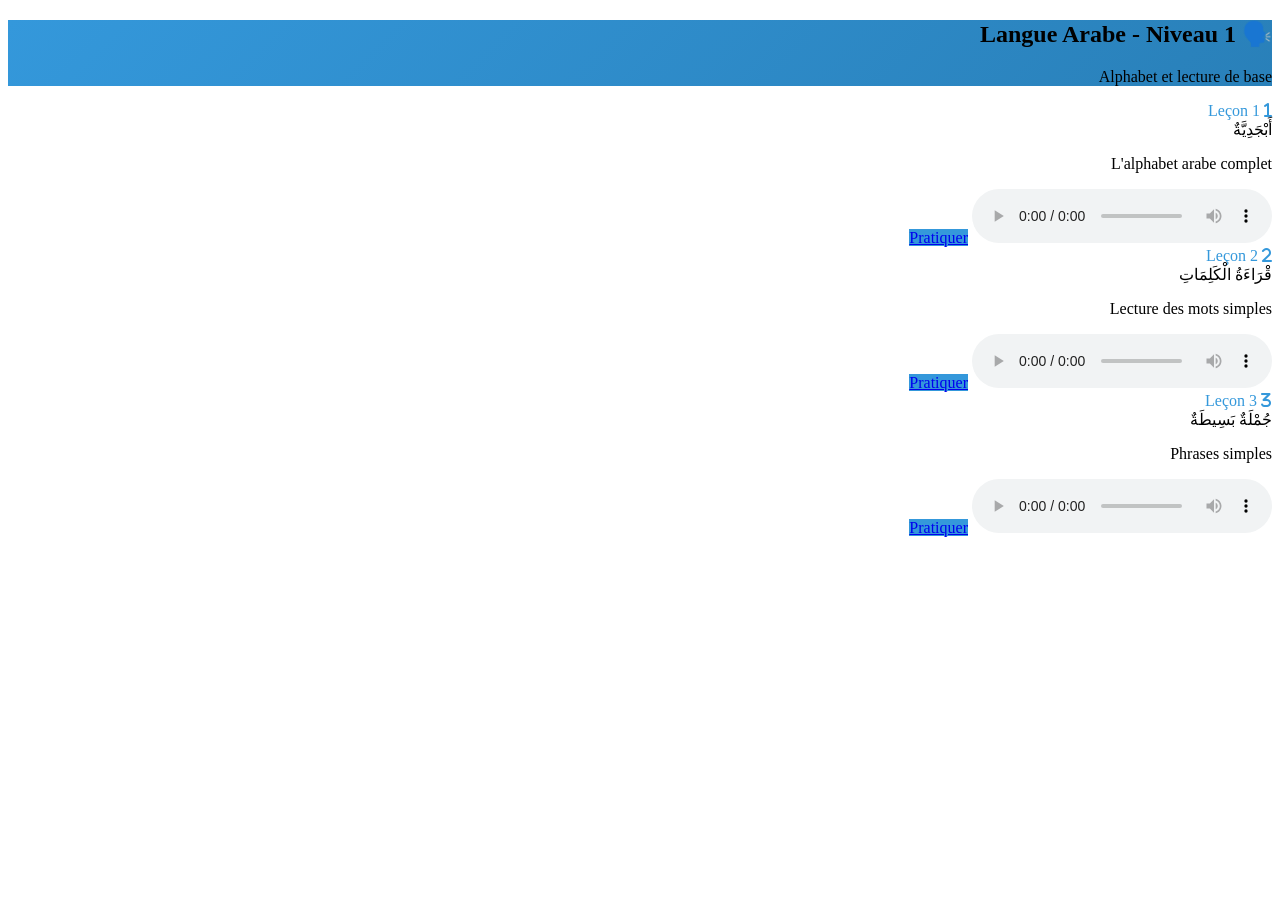
<file: arabic1.html>
<!DOCTYPE html>
<html lang="fr" dir="rtl">
<head>
<meta charset="UTF-8">
<meta name="viewport" content="width=device-width, initial-scale=1.0">
<title>Arabe Niveau 1 - Institut Arabe</title>
<link href="https://fonts.googleapis.com/css2?family=Cairo:wght@400;700&display=swap" rel="stylesheet">
<link rel="stylesheet" href="https://cdnjs.cloudflare.com/ajax/libs/font-awesome/6.0.0/css/all.min.css">
<style>/* Style identique mais couleur #3498db */</style>
</head>
<body>
<!-- Header + Breadcrumbs -->

<section class="hero-cours" style="background:linear-gradient(135deg,#3498db,#2980b9);">
<div class="container">
<h1>🗣️ Langue Arabe - Niveau 1</h1>
<p>Alphabet et lecture de base</p>
</div>
</section>

<section class="lecons">
<div class="container">
<div class="lecons-grid">
<div class="lecon-card">
<div class="lecon-title" style="color:#3498db;">
<i class="fas fa-1"></i> Leçon 1
</div>
<div class="arabe-text">أَبْجَدِيَّةٌ</div>
<p>L'alphabet arabe complet</p>
<audio class="audio-player" controls>...</audio>
<a href="#" class="btn" style="background:#3498db;">Pratiquer</a>
</div>

<div class="lecon-card">
<div class="lecon-title" style="color:#3498db;">
<i class="fas fa-2"></i> Leçon 2
</div>
<div class="arabe-text">قْرَاءَةُ الْكَلِمَاتِ</div>
<p>Lecture des mots simples</p>
<audio class="audio-player" controls>...</audio>
<a href="#" class="btn" style="background:#3498db;">Pratiquer</a>
</div>

<div class="lecon-card">
<div class="lecon-title" style="color:#3498db;">
<i class="fas fa-3"></i> Leçon 3
</div>
<div class="arabe-text">جُمْلَةٌ بَسِيطَةٌ</div>
<p>Phrases simples</p>
<audio class="audio-player" controls>...</audio>
<a href="#" class="btn" style="background:#3498db;">Pratiquer</a>
</div>
</div>
</div>
</section>
</body>
</html>
</file>
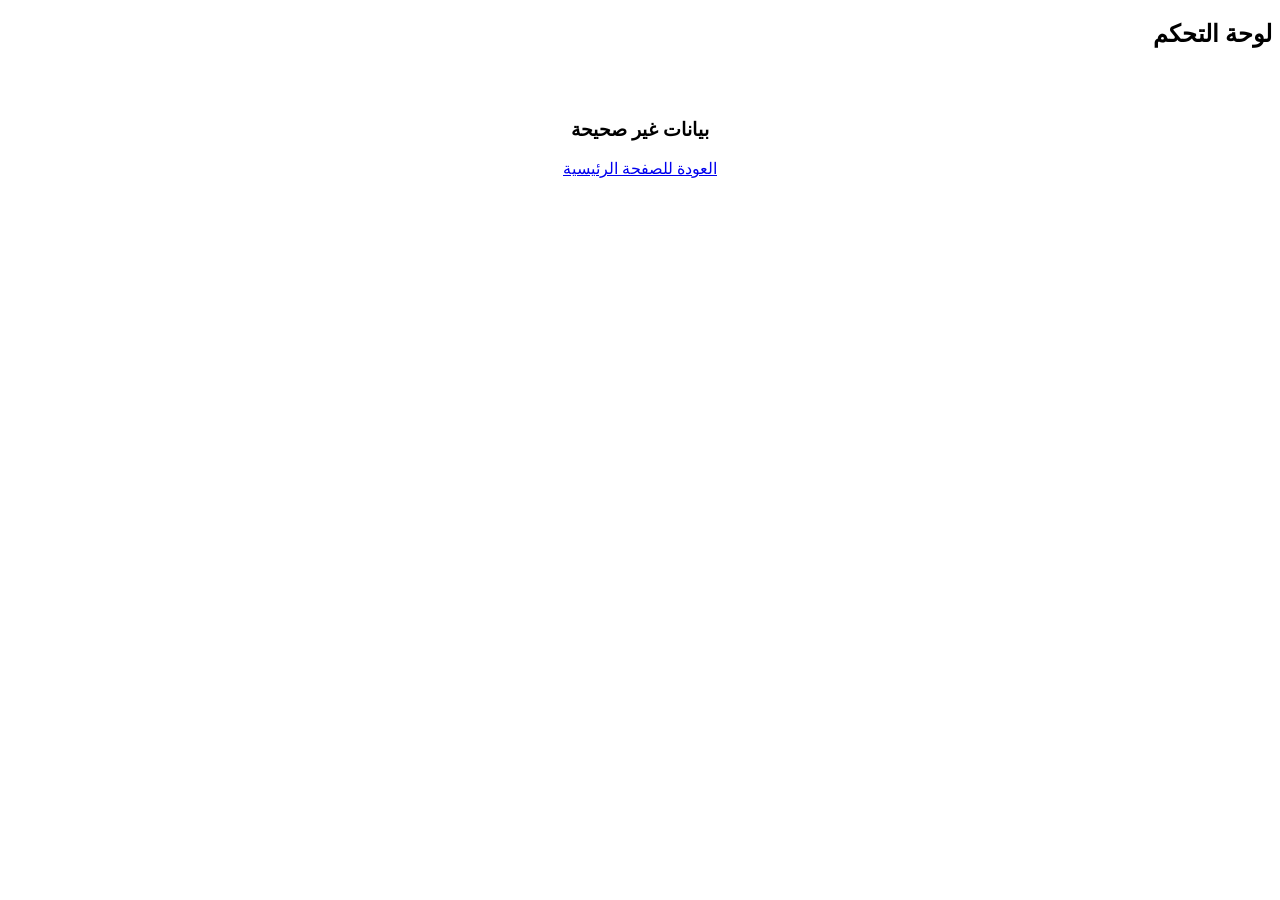
<file: client.html>
<!DOCTYPE html>
<html lang="fr" dir="rtl">
<head>
    <meta charset="UTF-8">
    <meta name="viewport" content="width=device-width, initial-scale=1.0">
    <title>Mon Compte - Institut Al-Quran</title>
</head>
<body>
    <!-- Bouton Accueil Fixe -->
    <a href="index.html" class="back-home"><i class="fas fa-home"></i></a>

    <section class="section">
        <h2 class="section-title">لوحة التحكم</h2>
        
        <div id="clientInfo" class="feature-card" style="max-width: 600px; margin: 0 auto;">
            <div style="display: flex; justify-content: space-between; align-items: center; margin-bottom: 2rem;">
                <h3>مرحباً بك</h3>
                <span id="niveauUser" style="background: #4CAF50; color: white; padding: 0.5rem 1rem; border-radius: 20px; font-weight: 600;"></span>
            </div>
            
            <div style="display: grid; grid-template-columns: repeat(auto-fit, minmax(200px, 1fr)); gap: 1rem; margin-bottom: 2rem;">
                <div><strong>الاسم:</strong> <span id="nomUser">-</span></div>
                <div><strong>البريد:</strong> <span id="emailUser">-</span></div>
                <div><strong>الهاتف:</strong> <span id="telUser">-</span></div>
                <div><strong>تاريخ التسجيل:</strong> <span id="dateUser">-</span></div>
            </div>
            
            <div style="text-align: center;">
                <h4>دوراتك المتاحة</h4>
                <div id="coursList" style="margin-top: 1rem;">
                    <!-- Cours chargés dynamiquement -->
                </div>
            </div>
        </div>
    </section>

    <script>
        const urlParams = new URLSearchParams(window.location.search);
        const clientId = urlParams.get('id');
        const clientData = JSON.parse(localStorage.getItem('clientData') || '{}');

        if (clientId && clientData.email === clientId) {
            // Charger infos client
            document.getElementById('nomUser').textContent = clientData.nom;
            document.getElementById('emailUser').textContent = clientData.email;
            document.getElementById('telUser').textContent = clientData.telephone;
            document.getElementById('dateUser').textContent = new Date(clientData.date).toLocaleDateString('ar');
            document.getElementById('niveauUser').textContent = `المستوى ${clientData.niveau}`;
            
            // Cours selon niveau
            const cours = {
                1: ['تجويد أساسي', 'تلاوة سور قصيرة', 'مخارج الحروف'],
                2: ['تجويد متقدم', 'حفظ السور المتوسطة', 'قواعد التجويد'],
                3: ['حفظ كامل', 'تفسير القرآن', 'تجويد احترافي']
            };
            
            const list = document.getElementById('coursList');
            cours[clientData.niveau].forEach(cours => {
                list.innerHTML += `<div style="background: #f8f9fa; padding: 1rem; border-radius: 10px; margin-bottom: 0.5rem; border-right: 4px solid #4CAF50;">
                    📚 ${cours}
                </div>`;
            });
        } else {
            document.getElementById('clientInfo').innerHTML = `
                <div style="text-align: center; padding: 2rem;">
                    <i class="fas fa-exclamation-triangle" style="font-size: 3rem; color: #ff6b35; margin-bottom: 1rem;"></i>
                    <h3>بيانات غير صحيحة</h3>
                    <a href="index.html" class="cta-button">العودة للصفحة الرئيسية</a>
                </div>
            `;
        }
    </script>
</body>
</html>
</file>
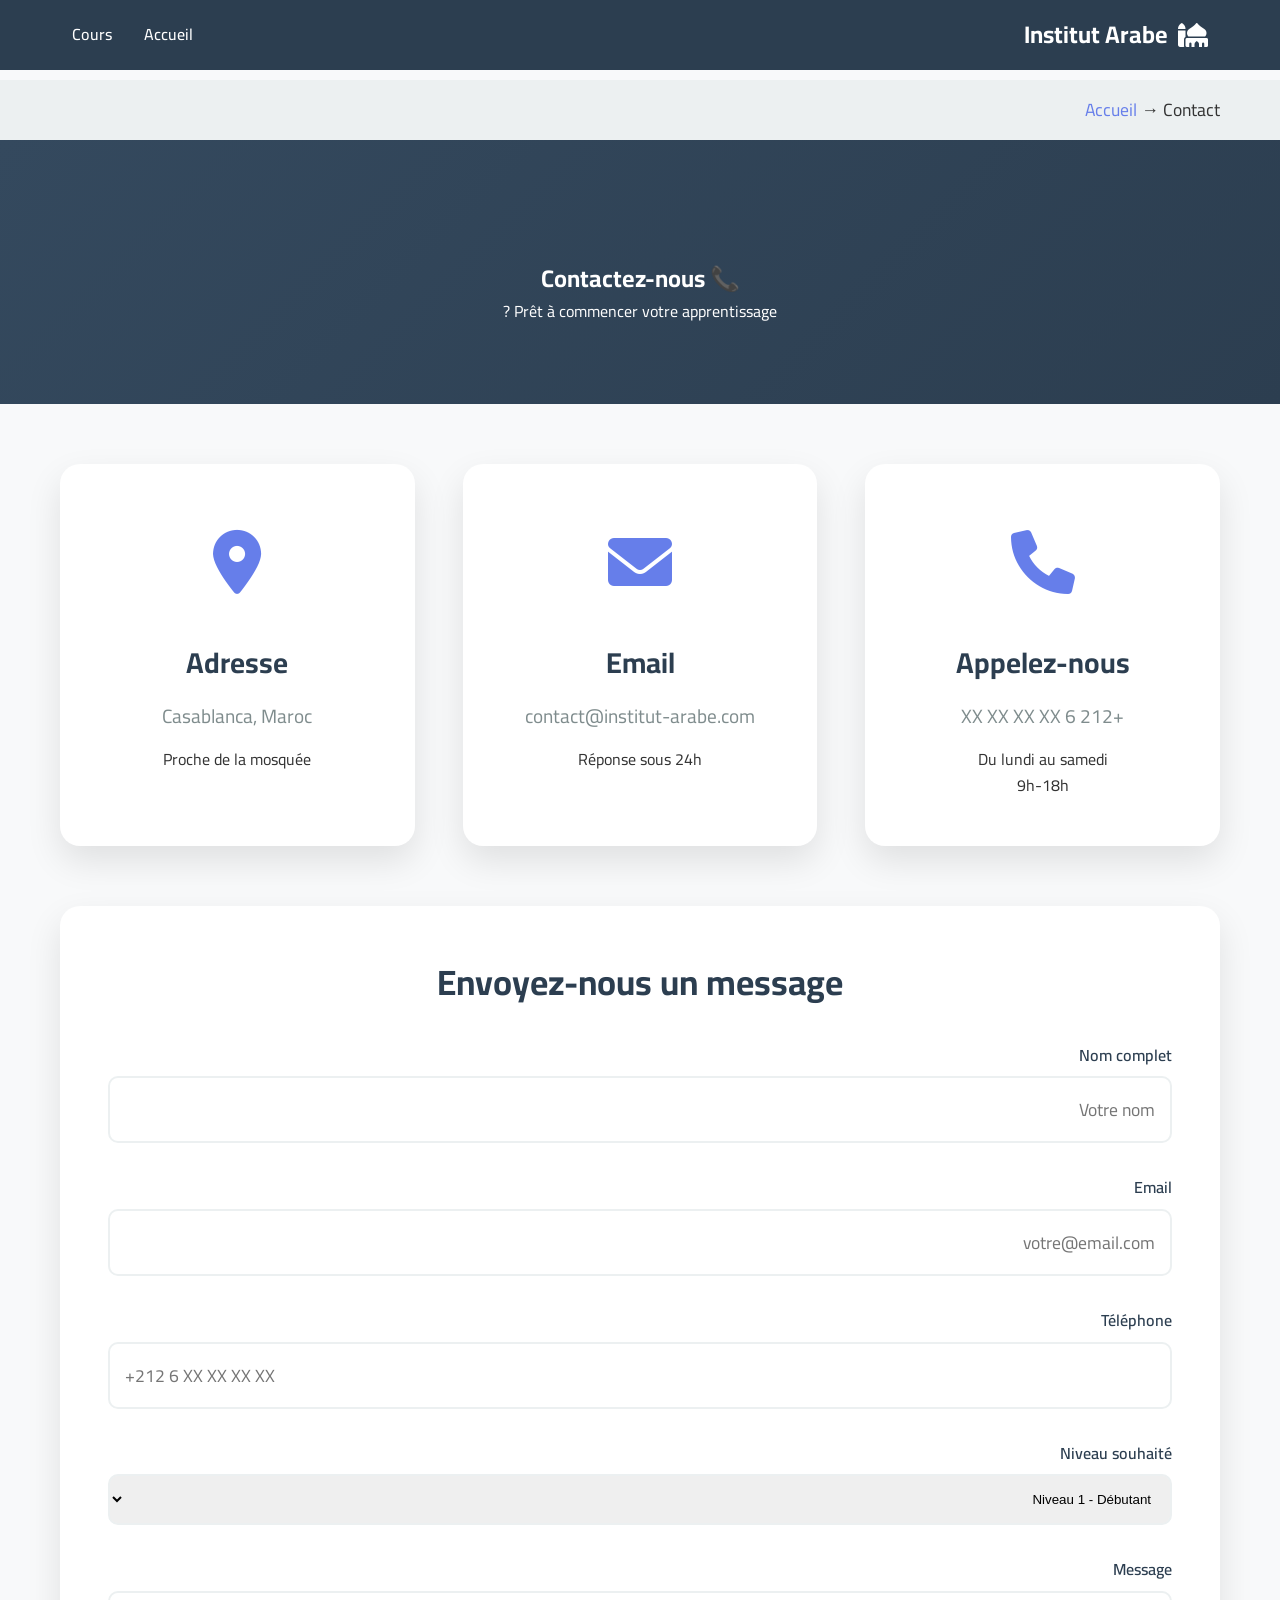
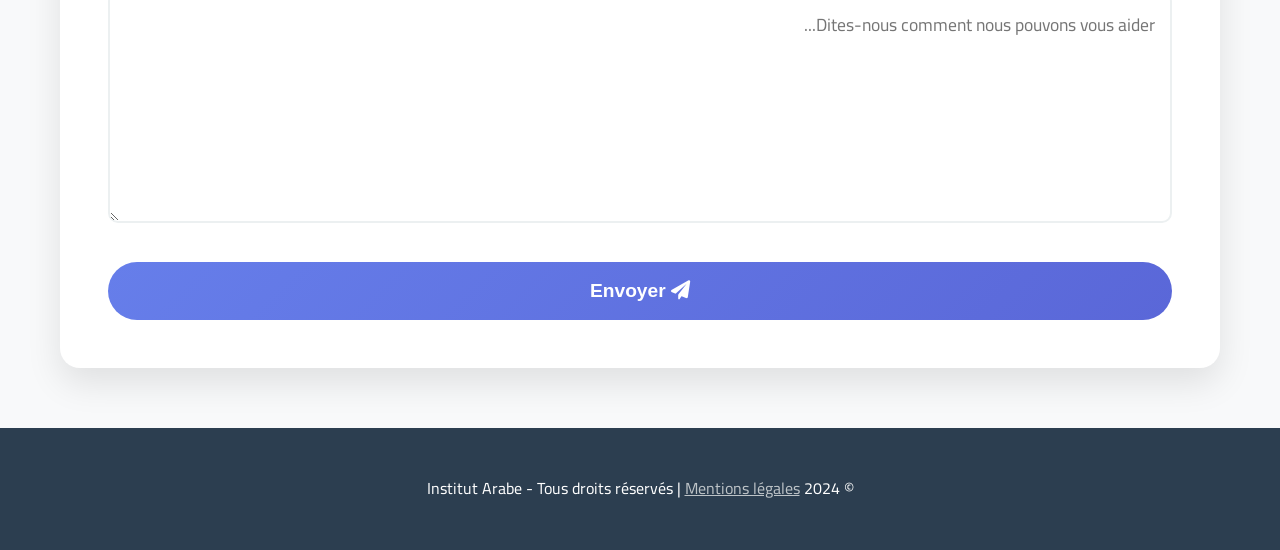
<file: contact.html>
<!DOCTYPE html>
<html lang="fr" dir="rtl">
<head>
<meta charset="UTF-8">
<meta name="viewport" content="width=device-width, initial-scale=1.0">
<title>Contact - Institut Arabe</title>
<link href="https://fonts.googleapis.com/css2?family=Cairo:wght@400;700&display=swap" rel="stylesheet">
<link rel="stylesheet" href="https://cdnjs.cloudflare.com/ajax/libs/font-awesome/6.0.0/css/all.min.css">
<style>
* {margin:0;padding:0;box-sizing:border-box;}
body {font-family:'Cairo',sans-serif;background:#f8f9fa;color:#333;line-height:1.6;direction:rtl;}
.header {background:#2c3e50;color:white;padding:1rem 0;position:fixed;width:100%;top:0;z-index:100;}
.navbar {max-width:1200px;margin:0 auto;display:flex;justify-content:space-between;padding:0 2rem;align-items:center;}
.logo {font-size:1.5rem;font-weight:700;display:flex;align-items:center;gap:10px;}
.nav-menu {display:flex;list-style:none;gap:2rem;}
.nav-menu a {color:white;text-decoration:none;font-weight:500;}
.breadcrumbs {background:#ecf0f1;padding:1rem 2rem;margin:80px 0 0 0;font-size:1.1rem;}
.breadcrumbs a {color:#667eea;text-decoration:none;}
.hero-contact {background:linear-gradient(135deg,#34495e,#2c3e50);color:white;padding:120px 0 80px;text-align:center;}
.container {max-width:1200px;margin:0 auto;padding:0 20px;}
.contact-grid {display:grid;grid-template-columns:repeat(auto-fit,minmax(350px,1fr));gap:3rem;margin:60px 0;}
.contact-card {background:white;border-radius:20px;padding:3rem;box-shadow:0 15px 35px rgba(0,0,0,.1);text-align:center;transition:all .3s;}
.contact-card:hover {transform:translateY(-10px);box-shadow:0 25px 50px rgba(0,0,0,.2);}
.contact-icon {font-size:4rem;color:#667eea;margin-bottom:1.5rem;}
.contact-card h3 {font-size:1.8rem;color:#2c3e50;margin-bottom:1rem;}
.contact-info {font-size:1.2rem;color:#7f8c8d;margin-bottom:1rem;}
.form-section {background:white;border-radius:20px;padding:3rem;margin:60px 0;box-shadow:0 15px 35px rgba(0,0,0,.1);}
.form-title {text-align:center;font-size:2.2rem;color:#2c3e50;margin-bottom:2rem;}
.form-group {margin-bottom:2rem;}
.form-group label {display:block;margin-bottom:0.5rem;color:#2c3e50;font-weight:600;}
.form-group input,.form-group textarea {width:100%;padding:15px;border:2px solid #ecf0f1;border-radius:10px;font-size:1.1rem;font-family:'Cairo',sans-serif;transition:all .3s;}
.form-group input:focus,.form-group textarea:focus {outline:none;border-color:#667eea;box-shadow:0 0 0 3px rgba(102,126,234,.1);}
.btn-submit {background:linear-gradient(135deg,#667eea,#5a67d8);color:white;padding:18px 40px;border:none;border-radius:50px;font-size:1.2rem;font-weight:700;cursor:pointer;width:100%;transition:all .3s;}
.btn-submit:hover {transform:translateY(-3px);box-shadow:0 15px 35px rgba(102,126,234,.4);}
.footer {background:#2c3e50;color:white;text-align:center;padding:3rem;}
@media (max-width:768px) {.contact-grid {grid-template-columns:1fr;}}
</style>
</head>
<body>
<header class="header">
<nav class="navbar">
<div class="logo"><i class="fas fa-mosque"></i>Institut Arabe</div>
<ul class="nav-menu">
<li><a href="index.html">Accueil</a></li>
<li><a href="niveau1.html">Cours</a></li>
</ul>
</nav>
</header>

<nav class="breadcrumbs">
<div class="container">
<a href="index.html">Accueil</a> → <span>Contact</span>
</div>
</nav>

<section class="hero-contact">
<div class="container">
<h1>📞 Contactez-nous</h1>
<p>Prêt à commencer votre apprentissage ?</p>
</div>
</section>

<section class="contact-section">
<div class="container">
<div class="contact-grid">
<div class="contact-card">
<div class="contact-icon">
<i class="fas fa-phone"></i>
</div>
<h3>Appelez-nous</h3>
<div class="contact-info">
+212 6 XX XX XX XX
</div>
<p>Du lundi au samedi<br>9h-18h</p>
</div>

<div class="contact-card">
<div class="contact-icon">
<i class="fas fa-envelope"></i>
</div>
<h3>Email</h3>
<div class="contact-info">
contact@institut-arabe.com
</div>
<p>Réponse sous 24h</p>
</div>

<div class="contact-card">
<div class="contact-icon">
<i class="fas fa-map-marker-alt"></i>
</div>
<h3>Adresse</h3>
<div class="contact-info">
Casablanca, Maroc
</div>
<p>Proche de la mosquée</p>
</div>
</div>

<div class="form-section">
<h2 class="form-title">Envoyez-nous un message</h2>
<form>
<div class="form-group">
<label>Nom complet</label>
<input type="text" placeholder="Votre nom" required>
</div>
<div class="form-group">
<label>Email</label>
<input type="email" placeholder="votre@email.com" required>
</div>
<div class="form-group">
<label>Téléphone</label>
<input type="tel" placeholder="+212 6 XX XX XX XX">
</div>
<div class="form-group">
<label>Niveau souhaité</label>
<select style="width:100%;padding:15px;border:2px solid #ecf0f1;border-radius:10px;">
<option>Niveau 1 - Débutant</option>
<option>Niveau 2 - Intermédiaire</option>
<option>Niveau 3 - Avancé</option>
</select>
</div>
<div class="form-group">
<label>Message</label>
<textarea rows="6" placeholder="Dites-nous comment nous pouvons vous aider..."></textarea>
</div>
<button type="submit" class="btn-submit">
<i class="fas fa-paper-plane"></i> Envoyer
</button>
</form>
</div>
</div>
</section>

<footer class="footer">
<div class="container">
<p>© 2024 Institut Arabe - Tous droits réservés | <a href="#" style="color:#bdc3c7;">Mentions légales</a></p>
</div>
</footer>
</body>
</html>
</file>
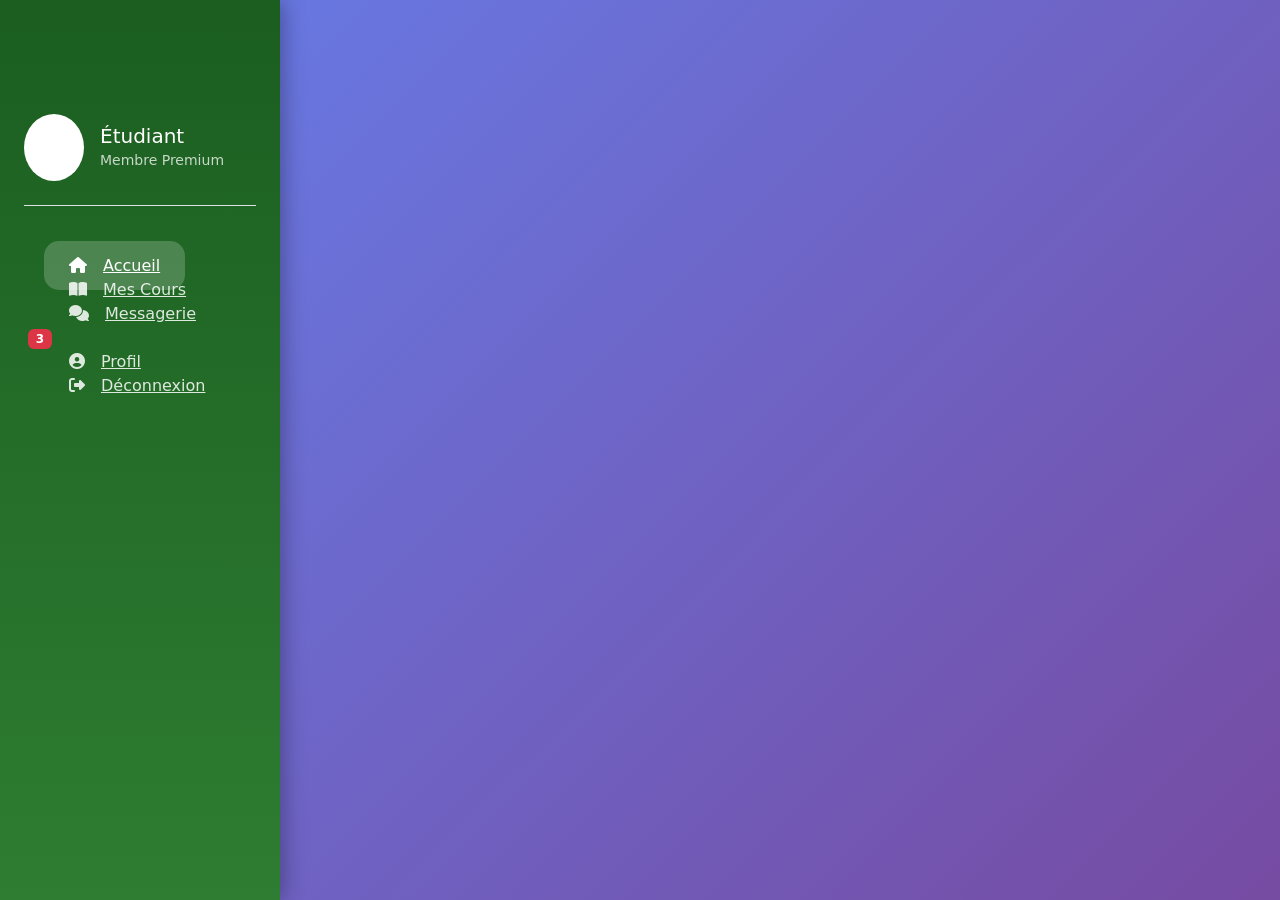
<file: dashboard.html>
<!DOCTYPE html>
<html lang="fr" dir="ltr">
<head>
    <meta charset="UTF-8">
    <meta name="viewport" content="width=device-width, initial-scale=1.0">
    <title>Dashboard - مدرسة القرآن</title>
    <link href="https://cdn.jsdelivr.net/npm/bootstrap@5.3.2/dist/css/bootstrap.min.css" rel="stylesheet">
    <link rel="stylesheet" href="https://cdnjs.cloudflare.com/ajax/libs/font-awesome/6.4.0/css/all.min.css">
    <link href="https://fonts.googleapis.com/css2?family=Cairo:wght@300;400;600;700&family=Poppins:wght@300;400;500;600&display=swap" rel="stylesheet">
    <link href="style.css" rel="stylesheet">
    <style>
        :root {
            --primary-gold: #D4AF37;
            --primary-green: #1B5E20;
        }
        body.dashboard-open { overflow: hidden; }
        .dashboard { 
            background: linear-gradient(135deg, #667eea 0%, #764ba2 100%);
            min-height: 100vh; color: white; 
        }
        .sidebar { 
            background: linear-gradient(180deg, var(--primary-green), #2E7D32);
            height: 100vh; position: fixed; width: 280px; 
            left: 0; top: 0; z-index: 1000; padding-top: 90px;
            box-shadow: 4px 0 20px rgba(0,0,0,0.3);
        }
        .main-content { margin-left: 280px; padding-top: 90px; }
        .nav-link-dashboard { 
            color: rgba(255,255,255,0.85); padding: 15px 25px; 
            border-radius: 15px; margin: 8px 20px; transition: all 0.3s; 
        }
        .nav-link-dashboard:hover, .nav-link-dashboard.active { 
            background: rgba(255,255,255,0.2); color: white; 
            transform: translateX(10px); 
        }
        .mobile-menu-toggle {
            position: fixed; top: 20px; left: 20px; z-index: 1001;
            background: var(--primary-gold); border: none; border-radius: 10px;
            width: 50px; height: 50px; color: white; font-size: 1.2rem;
        }
        .stats-card { 
            background: rgba(255,255,255,0.15); backdrop-filter: blur(20px);
            border: 1px solid rgba(255,255,255,0.2); border-radius: 20px;
        }
        .exercise-area {
            min-height: 300px; border: 3px dashed rgba(255,255,255,0.3);
            border-radius: 20px; display: flex; align-items: center;
            justify-content: center; font-size: 3rem; font-weight: 700;
            background: rgba(255,255,255,0.1);
        }
        @media (max-width: 992px) {
            .sidebar { transform: translateX(-100%); transition: 0.3s; }
            .sidebar.show { transform: translateX(0); }
            .main-content { margin-left: 0; }
        }
    </style>
</head>
<body class="dashboard">
    <!-- MOBILE TOGGLE -->
    <button class="mobile-menu-toggle d-lg-none" onclick="toggleSidebar()">
        <i class="fas fa-bars"></i>
    </button>
    
    <!-- SIDEBAR -->
    <div id="sidebar" class="sidebar">
        <div class="p-4">
            <div class="d-flex align-items-center mb-5 pb-4 border-bottom">
                <div class="bg-white bg-opacity-20 rounded-circle p-3 me-3">
                    <i class="fas fa-user fa-2x"></i>
                </div>
                <div>
                    <h5 id="userName" class="mb-0">Étudiant</h5>
                    <small class="opacity-75">Membre Premium</small>
                </div>
            </div>
            
            <ul class="list-unstyled">
                <li><a href="#" class="nav-link-dashboard active" onclick="showSection('home')">
                    <i class="fas fa-home me-3"></i>Accueil
                </a></li>
                <li><a href="#" class="nav-link-dashboard" onclick="showSection('courses')">
                    <i class="fas fa-book-open me-3"></i>Mes Cours
                </a></li>
                <li><a href="#" class="nav-link-dashboard" onclick="showSection('messages')">
                    <i class="fas fa-comments me-3"></i>Messagerie <span class="badge bg-danger ms-1">3</span>
                </a></li>
                <li><a href="#" class="nav-link-dashboard" onclick="showSection('profile')">
                    <i class="fas fa-user-circle me-3"></i>Profil
                </a></li>
                <li><a href="index.html" class="nav-link-dashboard">
                    <i class="fas fa-sign-out-alt me-3"></i>Déconnexion
                </a></li>
            </ul>
        </div>
    </div>

    <!-- CONTENU PRINCIPAL -->
    <div id="mainContent" class="main-content">
        <!-- Chargé dynamiquement -->
    </div>

    <!-- BOOTSTRAP -->
    <script src="https://cdn.jsdelivr.net/npm/bootstrap@5.3.2/dist/js/bootstrap.bundle.min.js"></script>
    
    <!-- DASHBOARD JS COMPLET -->
    <script>
        // Charger utilisateur
        const user = JSON.parse(localStorage.getItem('currentUser'));
        if (!user) window.location.href = 'connexion.html';
        document.getElementById('userName').textContent = user.name;

        // Toggle sidebar mobile
        function toggleSidebar() {
            document.getElementById('sidebar').classList.toggle('show');
        }

        // Sections dashboard
        function showSection(section) {
            const mainContent = document.getElementById('mainContent');
            const navLinks = document.querySelectorAll('.nav-link-dashboard');
            
            // Update nav active
            navLinks.forEach(link => link.classList.remove('active'));
            event.target.classList.add('active');
            
            // Load section
            const sections = {
                home: loadHome,
                courses: loadCourses,
                messages: loadMessages,
                profile: loadProfile
            };
            sections[section]();
        }

        // 1. ACCUEIL DASHBOARD
        function loadHome() {
            document.getElementById('mainContent').innerHTML = `
            <div class="container-fluid py-5 px-5">
                <h1 class="display-5 fw-bold mb-5">
                    <i class="fas fa-tachometer-alt text-warning me-3"></i>
                    Bienvenue ${user.name}!
                </h1>
                
                <div class="row g-4 mb-5">
                    <div class="col-lg-3 col-md-6">
                        <div class="stats-card p-4 text-center h-100">
                            <i class="fas fa-book fa-3x text-primary mb-3"></i>
                            <h3 class="fw-bold">8</h3>
                            <p class="mb-0">Cours actifs</p>
                        </div>
                    </div>
                    <div class="col-lg-3 col-md-6">
                        <div class="stats-card p-4 text-center h-100">
                            <i class="fas fa-comments fa-3x text-success mb-3"></i>
                            <h3 class="fw-bold">3</h3>
                            <p class="mb-0">Nouveaux messages</p>
                        </div>
                    </div>
                    <div class="col-lg-3 col-md-6">
                        <div class="stats-card p-4 text-center h-100">
                            <i class="fas fa-chart-line fa-3x text-warning mb-3"></i>
                            <h3 class="fw-bold">67%</h3>
                            <p class="mb-0">Progression</p>
                        </div>
                    </div>
                    <div class="col-lg-3 col-md-6">
                        <div class="stats-card p-4 text-center h-100">
                            <i class="fas fa-crown fa-3x text-gold mb-3"></i>
                            <h3 class="fw-bold">Premium</h3>
                            <p class="mb-0">Statut actif</p>
                        </div>
                    </div>
                </div>

                <div class="row">
                    <div class="col-lg-8">
                        <div class="card stats-card p-4">
                            <h4>📚 Cours du jour</h4>
                            <div class="row g-3 mt-3">
                                <div class="col-md-6">
                                    <div class="bg-white bg-opacity-20 p-3 rounded-3">
                                        <div class="arabic-text fs-4 mb-2">الفاتحة</div>
                                        <small>Sourate Al-Fatiha - Tajwid</small>
                                    </div>
                                </div>
                                <div class="col-md-6">
                                    <div class="bg-white bg-opacity-20 p-3 rounded-3">
                                        <div class="arabic-text fs-4 mb-2">بَاءْ تَاءْ</div>
                                        <small>Écriture arabe niveau 1</small>
                                    </div>
                                </div>
                            </div>
                        </div>
                    </div>
                    <div class="col-lg-4">
                        <div class="card stats-card p-4 h-100">
                            <h5>📊 Progression</h5>
                            <div class="mb-3">
                                <div class="d-flex justify-content-between mb-1">
                                    <small>Arabe</small><small>${user.progress?.arabe || 35}%</small>
                                </div>
                                <div class="progress" style="height: 8px;">
                                    <div class="progress-bar bg-primary" style="width: ${user.progress?.arabe || 35}%"></div>
                                </div>
                            </div>
                            <div>
                                <div class="d-flex justify-content-between mb-1">
                                    <small>Tajwid</small><small>${user.progress?.tajwid || 22}%</small>
                                </div>
                                <div class="progress" style="height: 8px;">
                                    <div class="progress-bar bg-success" style="width
</file>
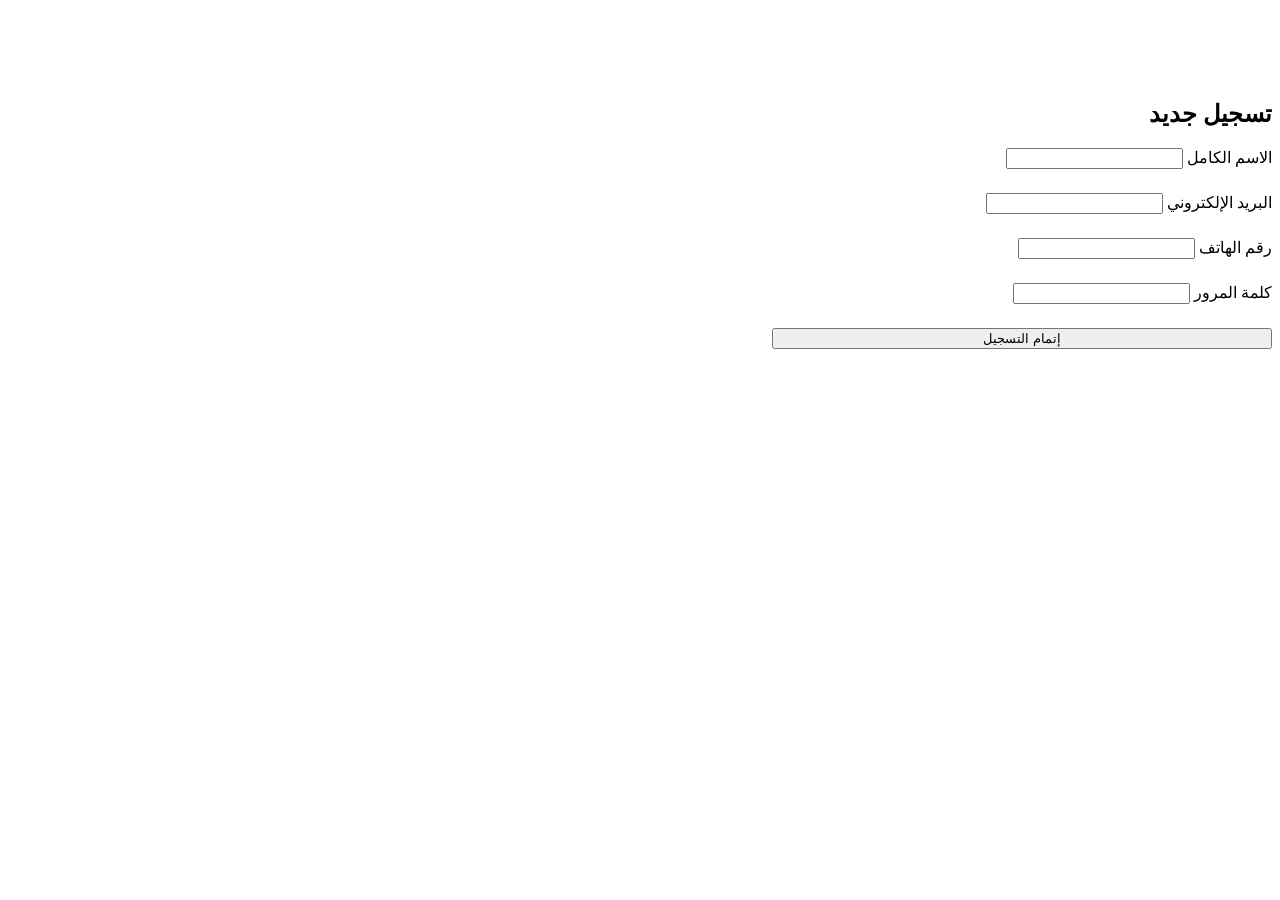
<file: inscription11.html>
<!DOCTYPE html>
<html lang="fr" dir="rtl">
<head>
    <meta charset="UTF-8">
    <meta name="viewport" content="width=device-width, initial-scale=1.0">
    <title>Inscription - Institut Al-Quran</title>
    <!-- Styles identiques -->
</head>
<body>
    <!-- Bouton Accueil Fixe -->
    <a href="index.html" class="back-home"><i class="fas fa-home"></i></a>

    <section class="section" style="max-width: 500px; margin-top: 100px;">
        <h2 class="section-title">تسجيل جديد</h2>
        
        <form id="inscriptionForm" class="feature-card">
            <div style="margin-bottom: 1.5rem;">
                <label>الاسم الكامل</label>
                <input type="text" id="nom" required class="form-input">
            </div>
            <div style="margin-bottom: 1.5rem;">
                <label>البريد الإلكتروني</label>
                <input type="email" id="email" required class="form-input">
            </div>
            <div style="margin-bottom: 1.5rem;">
                <label>رقم الهاتف</label>
                <input type="tel" id="telephone" required class="form-input">
            </div>
            <div style="margin-bottom: 1.5rem;">
                <label>كلمة المرور</label>
                <input type="password" id="password" required class="form-input">
            </div>
            
            <div id="paiementSection" style="display: none;">
                <h3>معلومات الدفع</h3>
                <div style="margin-bottom: 1.5rem;">
                    <label>رقم البطاقة</label>
                    <input type="text" id="carte" placeholder="1234 5678 9012 3456" required class="form-input">
                </div>
                <div style="display: grid; grid-template-columns: 1fr 1fr; gap: 1rem; margin-bottom: 1.5rem;">
                    <div>
                        <label>تاريخ الانتهاء</label>
                        <input type="text" id="date" placeholder="MM/YY" required class="form-input">
                    </div>
                    <div>
                        <label>CVV</label>
                        <input type="text" id="cvv" placeholder="123" required class="form-input">
                    </div>
                </div>
            </div>
            
            <button type="submit" id="submitBtn" class="cta-button" style="width: 100%;">
                إتمام التسجيل
            </button>
        </form>

        <div id="message" style="margin-top: 1rem; padding: 1rem; border-radius: 10px; text-align: center; display: none;"></div>
    </section>

    <script>
        const urlParams = new URLSearchParams(window.location.search);
        const niveau = urlParams.get('niveau');
        const paiementSection = document.getElementById('paiementSection');
        const submitBtn = document.getElementById('submitBtn');
        
        // Afficher section paiement si niveau payant
        if (niveau && niveau != '1') {
            paiementSection.style.display = 'block';
            submitBtn.textContent = `دفع ${niveau == '2' ? '99€' : '199€'} وإتمام`;
        }

        document.getElementById('inscriptionForm').addEventListener('submit', async (e) => {
            e.preventDefault();
            
            const data = {
                nom: document.getElementById('nom').value,
                email: document.getElementById('email').value,
                telephone: document.getElementById('telephone').value,
                password: document.getElementById('password').value,
                niveau: niveau,
                date: new Date().toISOString()
            };

            // Simulation enregistrement + email
            submitBtn.textContent = 'جاري المعالجة...';
            submitBtn.disabled = true;

            setTimeout(() => {
                // Redirection selon le niveau
                if (niveau == '1') {
                    // Niveau gratuit -> Interface client
                    localStorage.setItem('clientData', JSON.stringify(data));
                    window.location.href = `client.html?id=${data.email}`;
                } else {
                    // Niveau payant -> Confirmation paiement
                    alert('✅ الدفع تم بنجاح! تحقق من بريدك الإلكتروني');
                    localStorage.setItem('clientData', JSON.stringify(data));
                    window.location.href = `client.html?id=${data.email}`;
                }
            }, 2000);
        });
    </script>
</body>
</html>
</file>
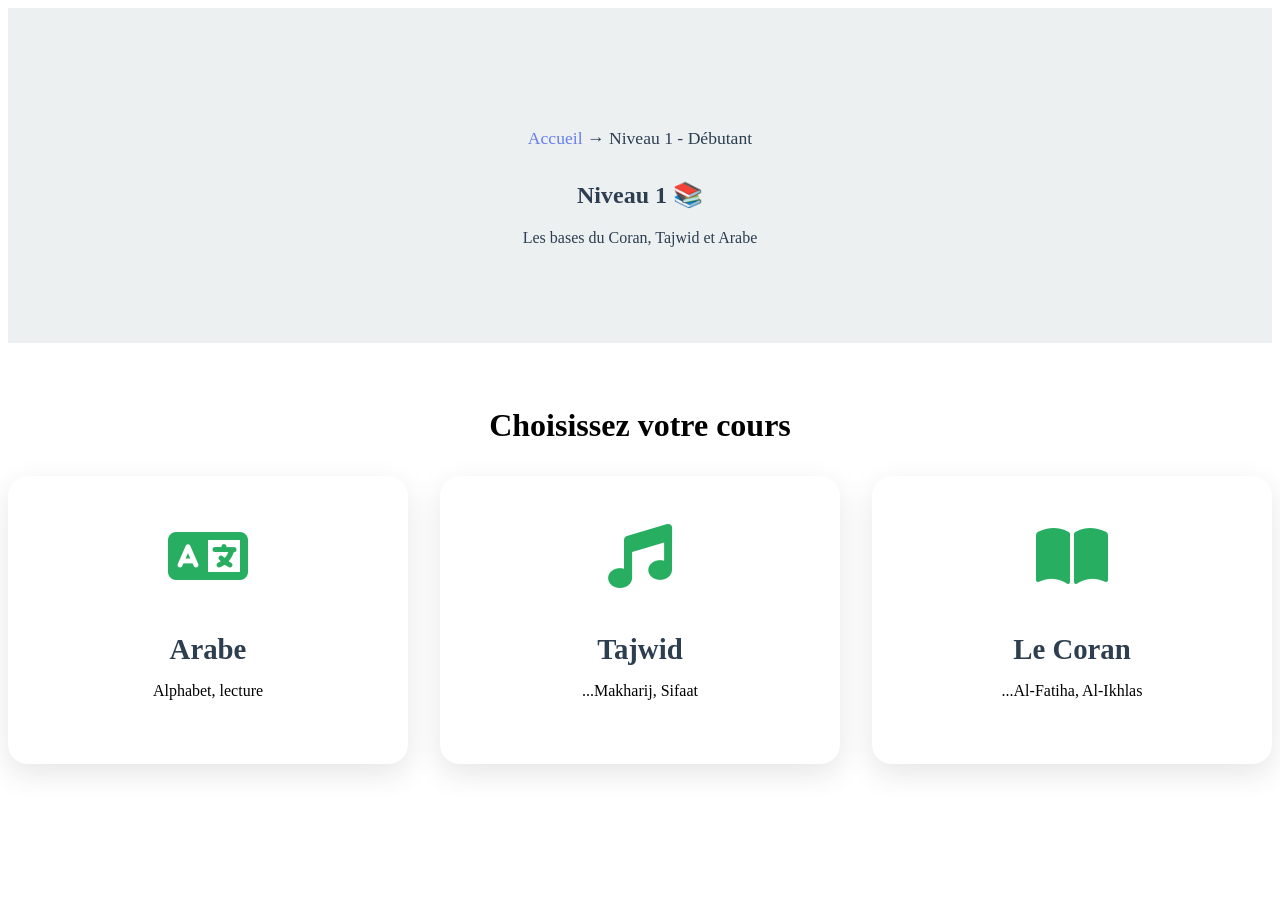
<file: niveau1.html>
<!DOCTYPE html>
<html lang="fr" dir="rtl">
<head>
<meta charset="UTF-8">
<meta name="viewport" content="width=device-width, initial-scale=1.0">
<title>Niveau 1 - Institut Arabe</title>
<link href="https://fonts.googleapis.com/css2?family=Cairo:wght@400;700&display=swap" rel="stylesheet">
<link rel="stylesheet" href="https://cdnjs.cloudflare.com/ajax/libs/font-awesome/6.0.0/css/all.min.css">
<style>
/* Copie TOUT le style de index.html + ça: */
.hero-niveau {background:#ecf0f1;padding:120px 0 80px;color:#2c3e50;text-align:center;}
.breadcrumbs {margin-bottom:2rem;font-size:1.1rem;}
.breadcrumbs a {color:#667eea;text-decoration:none;}
.cours-grid {display:grid;grid-template-columns:repeat(auto-fit,minmax(300px,1fr));gap:2rem;}
.cours-card {background:white;padding:3rem 2rem;border-radius:20px;text-align:center;transition:all .4s;box-shadow:0 10px 30px rgba(0,0,0,.1);text-decoration:none;color:inherit;cursor:pointer;}
.cours-card:hover {transform:translateY(-10px);box-shadow:0 20px 40px rgba(0,0,0,.2);}
.cours-card i {font-size:4rem;color:#27ae60;margin-bottom:1rem;}
.cours-card h3 {font-size:1.8rem;margin-bottom:1rem;color:#2c3e50;}
/* Reste du style identique à index.html */
</style>
</head>
<body>
<!-- Copie header de index.html -->
<header class="header"><!-- identique --></header>

<section class="hero-niveau">
<div class="container">
<div class="breadcrumbs">
<a href="index.html">Accueil</a> → <span>Niveau 1 - Débutant</span>
</div>
<h1>📚 Niveau 1</h1>
<p>Les bases du Coran, Tajwid et Arabe</p>
</div>
</section>

<section class="cours">
<div class="container">
<h2 style="text-align:center;margin:4rem 0 2rem;font-size:2rem;">Choisissez votre cours</h2>
<div class="cours-grid">
<a href="quran1.html" class="cours-card">
<i class="fas fa-book-open"></i>
<h3>Le Coran</h3>
<p>Al-Fatiha, Al-Ikhlas...</p>
</a>
<a href="tajwid1.html" class="cours-card">
<i class="fas fa-music"></i>
<h3>Tajwid</h3>
<p>Makharij, Sifaat...</p>
</a>
<a href="arabic1.html" class="cours-card">
<i class="fas fa-language"></i>
<h3>Arabe</h3>
<p>Alphabet, lecture</p>
</a>
</div>
</div>
</section>

<!-- Footer identique -->
</body>
</html>
</file>
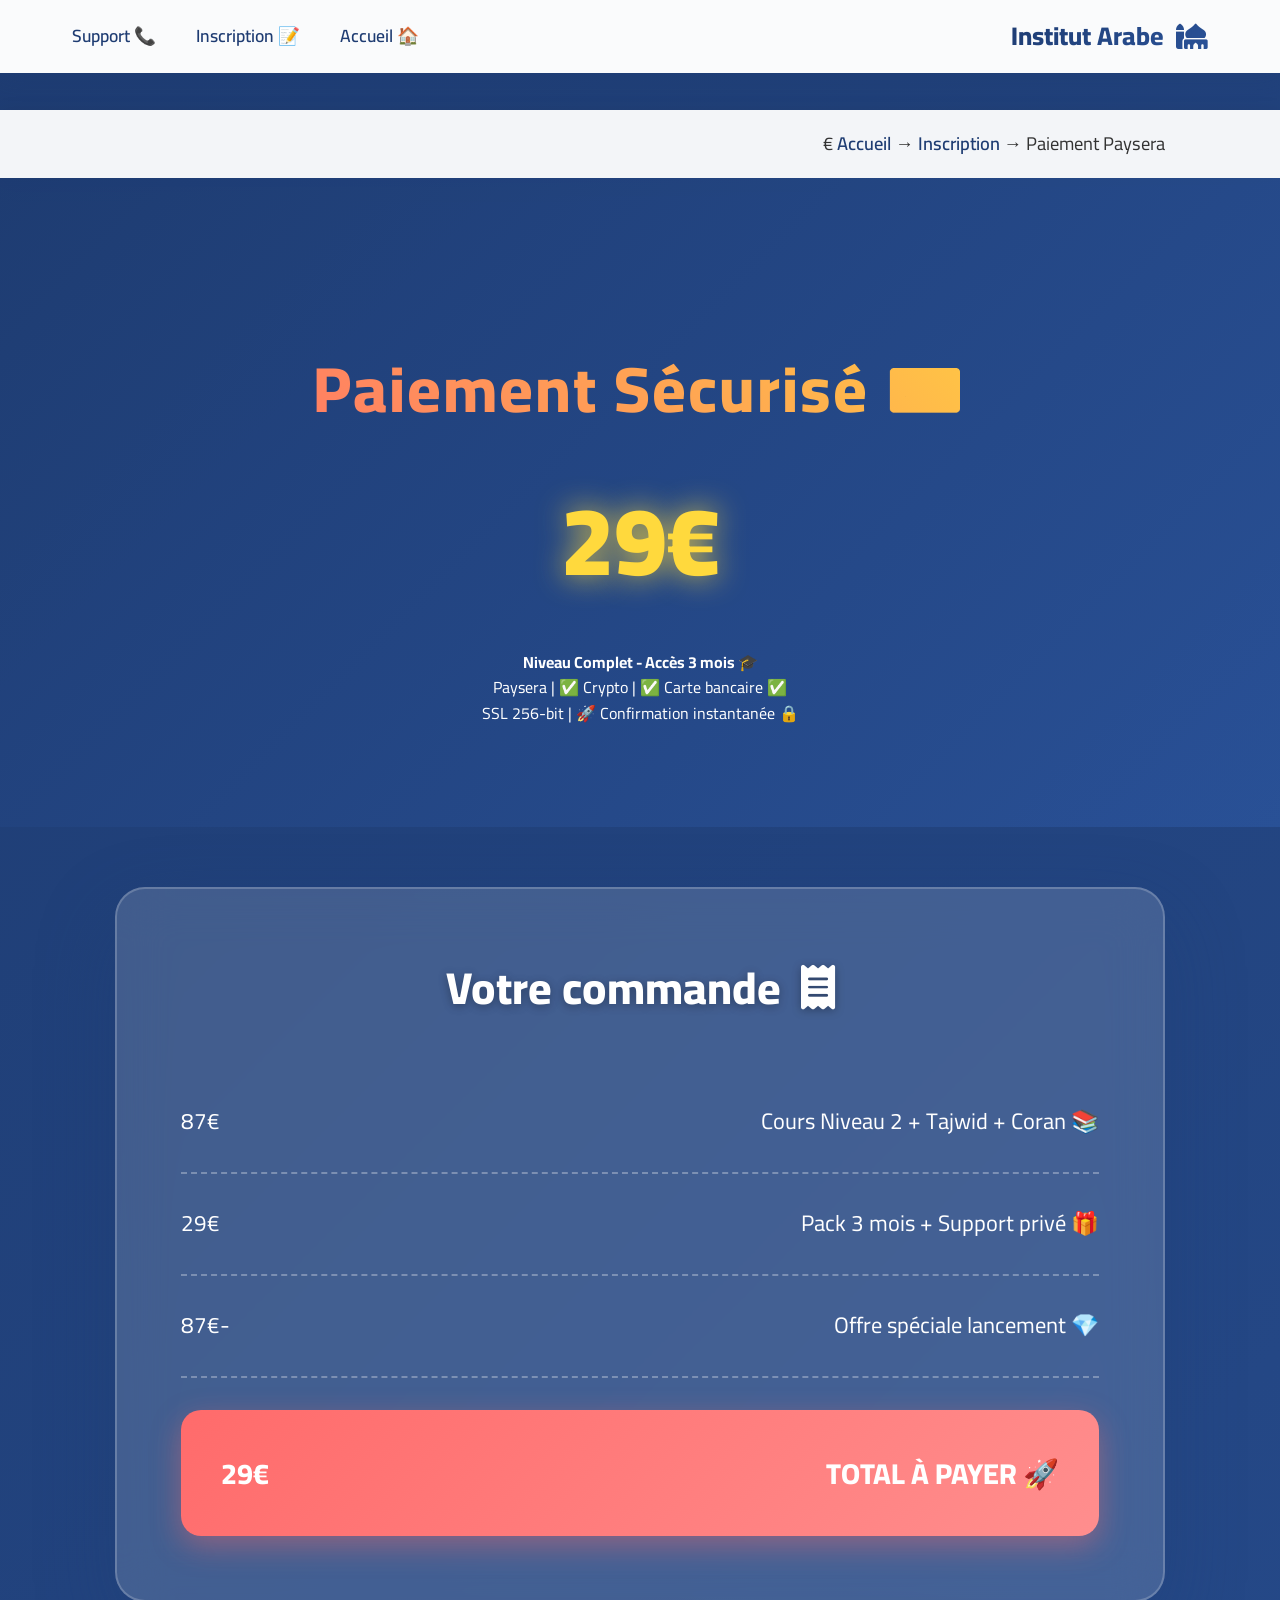
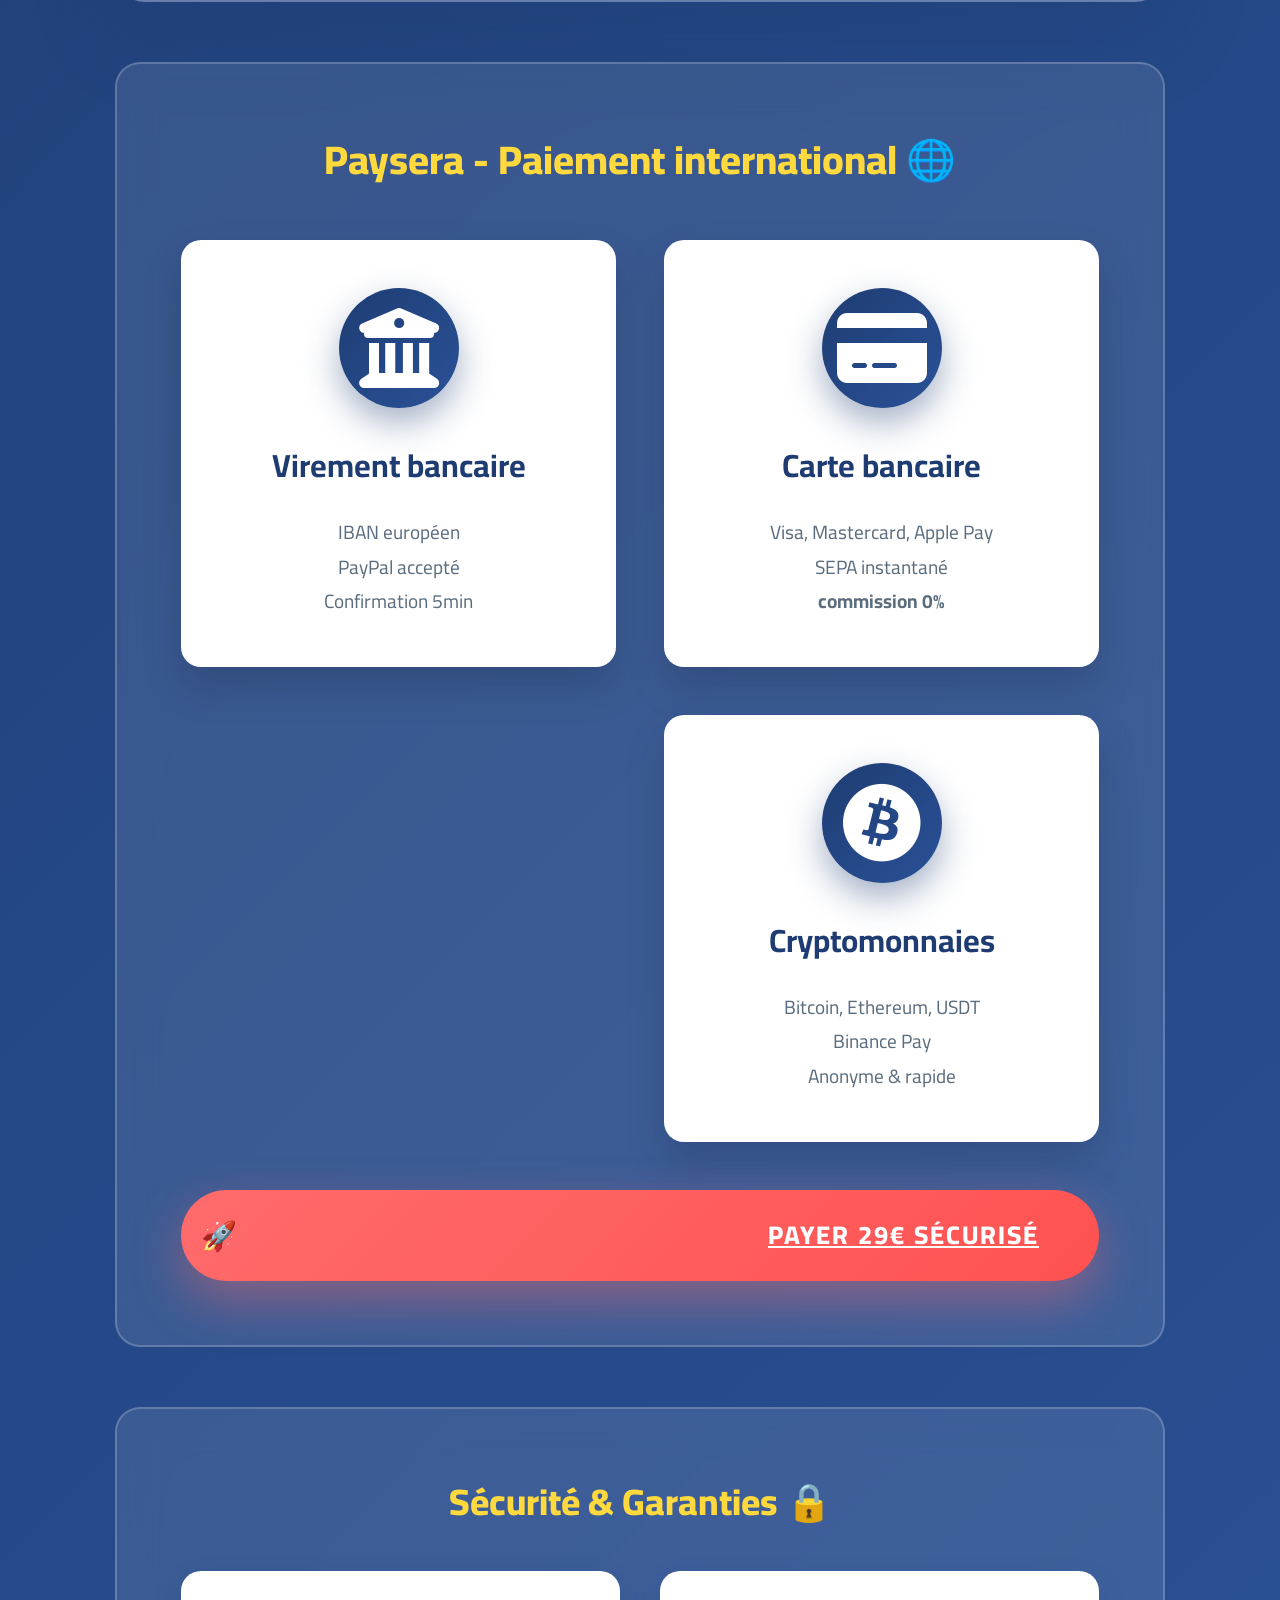
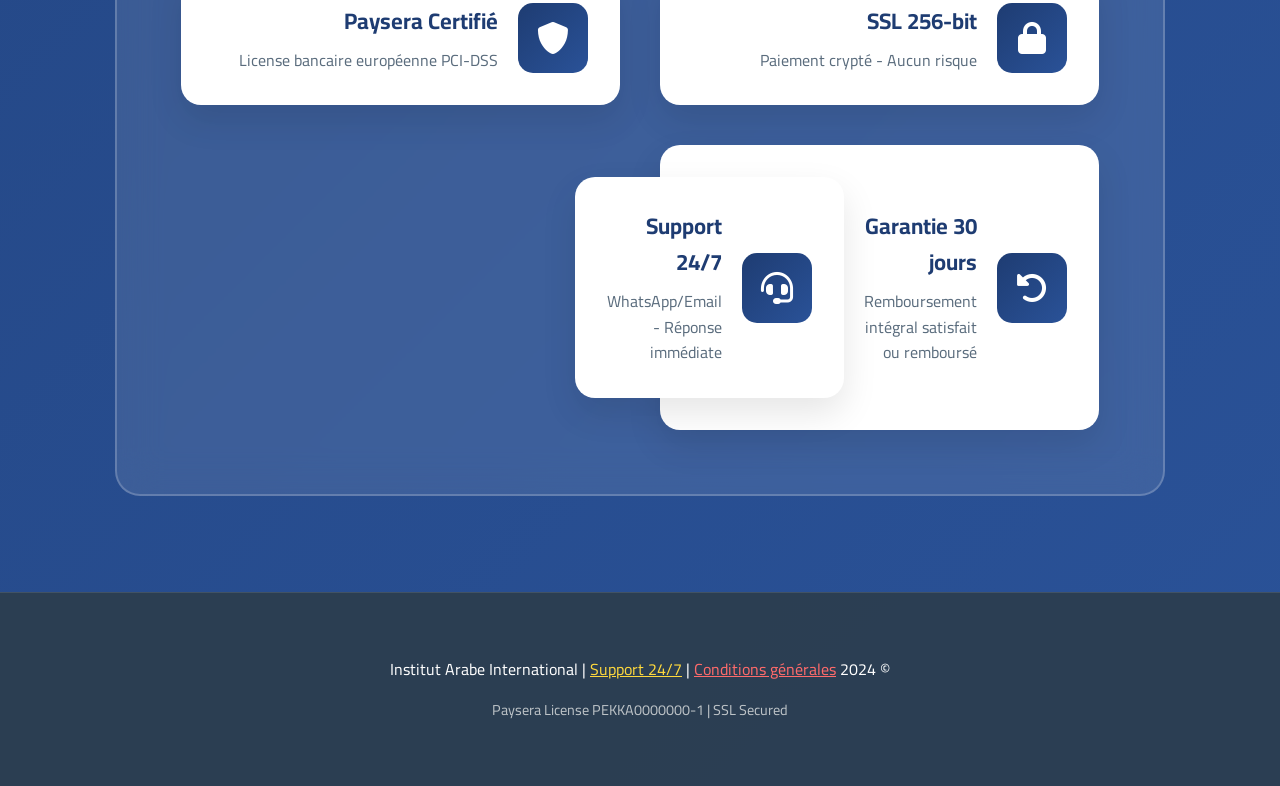
<file: paiement.html>
<!DOCTYPE html>
<html lang="fr" dir="rtl">
<head>
<meta charset="UTF-8">
<meta name="viewport" content="width=device-width, initial-scale=1.0">
<title>Paiement Paysera - Institut Arabe</title>
<link href="https://fonts.googleapis.com/css2?family=Cairo:wght@400;700&display=swap" rel="stylesheet">
<link rel="stylesheet" href="https://cdnjs.cloudflare.com/ajax/libs/font-awesome/6.0.0/css/all.min.css">
<style>
* {margin:0;padding:0;box-sizing:border-box;}
body {font-family:'Cairo',sans-serif;background:linear-gradient(135deg,#1e3c72 0%,#2a5298 100%);color:#333;line-height:1.6;direction:rtl;}
.header {background:rgba(255,255,255,.98);backdrop-filter:blur(20px);color:#1e3c72;padding:1rem 0;position:fixed;width:100%;top:0;z-index:100;box-shadow:0 5px 25px rgba(30,60,114,.2);}
.navbar {max-width:1200px;margin:0 auto;display:flex;justify-content:space-between;padding:0 2rem;align-items:center;}
.logo {font-size:1.6rem;font-weight:800;background:linear-gradient(135deg,#1e3c72,#2a5298);background-clip:text;-webkit-background-clip:text;-webkit-text-fill-color:transparent;display:flex;align-items:center;gap:12px;}
.nav-menu {display:flex;list-style:none;gap:2.5rem;align-items:center;}
.nav-menu a {color:#1e3c72;text-decoration:none;font-weight:600;font-size:1.1rem;transition:all .3s;}
.nav-menu a:hover {color:#ff6b6b;transform:translateY(-2px);}
.breadcrumbs {background:rgba(255,255,255,.95);padding:1.2rem 2rem;margin:110px 0 0 0;font-size:1.15rem;box-shadow:0 5px 20px rgba(0,0,0,.1);backdrop-filter:blur(10px);}
.breadcrumbs a {color:#1e3c72;text-decoration:none;font-weight:600;}
.hero-paiement {color:white;padding:160px 0 100px;text-align:center;position:relative;overflow:hidden;}
.hero-paiement::before {content:'';position:absolute;top:0;left:0;right:0;bottom:0;background:linear-gradient(135deg,rgba(30,60,114,.9),rgba(42,82,152,.9));z-index:1;}
.hero-paiement > * {position:relative;z-index:2;}
.hero-paiement h1 {font-size:4rem;margin-bottom:1.5rem;background:linear-gradient(45deg,#ff6b6b,#ffd93d);background-clip:text;-webkit-background-clip:text;-webkit-text-fill-color:transparent;font-weight:800;letter-spacing:2px;}
.prix-euro {font-size:6rem;color:#ffd93d;font-weight:900;margin:1.5rem 0 2rem;animation:pulse 2s infinite;text-shadow:0 0 30px rgba(255,217,61,.8);}
@keyframes pulse {0%,100%{transform:scale(1);}50%{transform:scale(1.05);}}
.container {max-width:1100px;margin:0 auto;padding:0 25px;}
.order-card {background:rgba(255,255,255,.15);backdrop-filter:blur(25px);border-radius:30px;padding:4rem;border:2px solid rgba(255,255,255,.2);box-shadow:0 30px 80px rgba(30,60,114,.3);margin:60px 0;}
.summary-title {text-align:center;font-size:2.8rem;color:white;margin-bottom:3rem;display:flex;align-items:center;justify-content:center;gap:20px;font-weight:800;text-shadow:0 2px 10px rgba(0,0,0,.3);}
.summary-item {display:flex;justify-content:space-between;align-items:center;padding:2rem 0;border-bottom:2px dashed rgba(255,255,255,.3);font-size:1.4rem;color:white;}
.summary-item:last-child {border-bottom:none;background:linear-gradient(135deg,#ff6b6b,#ff8e8e);color:white;padding:2.5rem;border-radius:20px;margin-top:2rem;font-size:1.8rem;font-weight:800;box-shadow:0 10px 30px rgba(255,107,107,.4);}
.paysera-section {background:rgba(255,255,255,.1);backdrop-filter:blur(20px);border-radius:25px;padding:4rem;margin:50px 0;border:2px solid rgba(255,255,255,.2);}
.paysera-title {text-align:center;font-size:2.5rem;color:#ffd93d;margin-bottom:3rem;font-weight:800;}
.paysera-info {display:grid;grid-template-columns:repeat(auto-fit,minmax(320px,1fr));gap:3rem;margin-bottom:3rem;}
.info-card {background:white;border-radius:20px;padding:3rem;text-align:center;box-shadow:0 20px 40px rgba(0,0,0,.15);transition:all .4s;}
.info-card:hover {transform:translateY(-15px);}
.info-icon {font-size:5rem;background:linear-gradient(135deg,#1e3c72,#2a5298);width:120px;height:120px;border-radius:50%;display:flex;align-items:center;justify-content:center;margin:0 auto 2rem;color:white;box-shadow:0 15px 35px rgba(30,60,114,.4);}
.info-card h3 {font-size:2rem;color:#1e3c72;margin-bottom:1.5rem;font-weight:700;}
.info-card p {color:#5a6c7d;font-size:1.2rem;line-height:1.8;}
.pay-button {display:block;background:linear-gradient(135deg,#ff6b6b,#ff5252);color:white;padding:25px 60px;border:none;border-radius:50px;font-size:1.6rem;font-weight:800;cursor:pointer;width:100%;transition:all .5s;font-family:'Cairo',sans-serif;text-transform:uppercase;letter-spacing:2px;box-shadow:0 20px 50px rgba(255,107,107,.4);position:relative;overflow:hidden;}
.pay-button:hover {transform:translateY(-8px);box-shadow:0 30px 60px rgba(255,107,107,.6);}
.pay-button::before {content:'🚀';position:absolute;left:20px;top:50%;transform:translateY(-50%);font-size:1.8rem;transition:.3s;}
.pay-button:hover::before {left:30px;}
.security-section {background:rgba(255,255,255,.1);backdrop-filter:blur(20px);border-radius:25px;padding:4rem;margin:60px 0;border:2px solid rgba(255,255,255,.2);}
.security-title {text-align:center;font-size:2.3rem;color:#ffd93d;margin-bottom:2.5rem;font-weight:800;}
.security-grid {display:grid;grid-template-columns:repeat(auto-fit,minmax(280px,1fr));gap:2.5rem;}
.security-item {display:flex;align-items:center;gap:20px;padding:2rem;background:white;border-radius:20px;box-shadow:0 15px 35px rgba(0,0,0,.1);transition:all .3s;}
.security-item:hover {transform:translateY(-10px);}
.security-icon {width:70px;height:70px;border-radius:15px;background:linear-gradient(135deg,#1e3c72,#2a5298);color:white;font-size:2rem;display:flex;align-items:center;justify-content:center;flex-shrink:0;}
.security-text h4 {color:#1e3c72;font-size:1.4rem;font-weight:700;margin-bottom:0.5rem;}
.security-text p {color:#5a6c7d;}
.footer {background:rgba(44,62,80,.95);color:white;text-align:center;padding:4rem;margin-top:6rem;border-top:1px solid rgba(255,255,255,.1);}
@media (max-width:768px) {.paysera-info {grid-template-columns:1fr;}.prix-euro {font-size:4rem;}.hero-paiement h1 {font-size:2.8rem;}}
</style>
</head>
<body>
<header class="header">
<nav class="navbar">
<div class="logo">
<i class="fas fa-mosque"></i>
Institut Arabe
</div>
<ul class="nav-menu">
<li><a href="index.html">🏠 Accueil</a></li>
<li><a href="inscription.html">📝 Inscription</a></li>
<li><a href="contact.html">📞 Support</a></li>
</ul>
</nav>
</header>

<nav class="breadcrumbs">
<div class="container">
<a href="index.html">Accueil</a> → <a href="inscription.html">Inscription</a> → <span>Paiement Paysera €</span>
</div>
</nav>

<section class="hero-paiement">
<div class="container">
<h1>💳 Paiement Sécurisé</h1>
<div class="prix-euro">29€</div>
<p><strong>🎓 Niveau Complet - Accès 3 mois</strong><br>
✅ Paysera | ✅ Crypto | ✅ Carte bancaire<br>
🔒 SSL 256-bit | 🚀 Confirmation instantanée</p>
</div>
</section>

<section class="paiement-section">
<div class="container">
<div class="order-card">
<h2 class="summary-title">
<i class="fas fa-receipt"></i> 
Votre commande
</h2>
<div class="summary-item">
<span>📚 Cours Niveau 2 + Tajwid + Coran</span>
<span>87€</span>
</div>
<div class="summary-item">
<span>🎁 Pack 3 mois + Support privé</span>
<span>29€</span>
</div>
<div class="summary-item">
<span>💎 Offre spéciale lancement</span>
<span>-87€</span>
</div>
<div class="summary-item">
<span>🚀 TOTAL À PAYER</span>
<span>29€</span>
</div>
</div>

<div class="paysera-section">
<h2 class="paysera-title">🌐 Paysera - Paiement international</h2>
<div class="paysera-info">
<div class="info-card">
<div class="info-icon">
<i class="fas fa-credit-card"></i>
</div>
<h3>Carte bancaire</h3>
<p>Visa, Mastercard, Apple Pay<br>SEPA instantané<br><strong>0% commission</strong></p>
</div>
<div class="info-card">
<div class="info-icon">
<i class="fas fa-university"></i>
</div>
<h3>Virement bancaire</h3>
<p>IBAN européen<br>PayPal accepté<br>Confirmation 5min</p>
</div>
<div class="info-card">
<div class="info-icon">
<i class="fab fa-bitcoin"></i>
</div>
<h3>Cryptomonnaies</h3>
<p>Bitcoin, Ethereum, USDT<br>Binance Pay<br>Anonyme & rapide</p>
</div>
</div>
<a href="https://www.paysera.com/v2/fr-FR/pay/XXXXX" target="_blank" class="pay-button">
Payer 29€ Sécurisé
</a>
</div>

<div class="security-section">
<h2 class="security-title">🔒 Sécurité & Garanties</h2>
<div class="security-grid">
<div class="security-item">
<div class="security-icon">
<i class="fas fa-lock"></i>
</div>
<div class="security-text">
<h4>SSL 256-bit</h4>
<p>Paiement crypté - Aucun risque</p>
</div>
</div>
<div class="security-item">
<div class="security-icon">
<i class="fas fa-shield-alt"></i>
</div>
<div class="security-text">
<h4>Paysera Certifié</h4>
<p>License bancaire européenne PCI-DSS</p>
</div>
</div>
<div class="security-item">
<div class="security-icon">
<i class="fas fa-undo-alt"></i>
</div>
<div class="security-text">
<h4>Garantie 30 jours</h4>
<p>Remboursement intégral satisfait ou remboursé</p>
</div>
<div class="security-item">
<div class="security-icon">
<i class="fas fa-headset"></i>
</div>
<div class="security-text">
<h4>Support 24/7</h4>
<p>WhatsApp/Email - Réponse immédiate</p>
</div>
</div>
</div>
</section>

<footer class="footer">
<div class="container">
<p>© 2024 Institut Arabe International | <a href="contact.html" style="color:#ffd93d;">Support 24/7</a> | <a href="#" style="color:#ff6b6b;">Conditions générales</a></p>
<p style="margin-top:1rem;font-size:0.9rem;color:#bdc3c7;">Paysera License PEKKA0000000-1 | SSL Secured</p>
</div>
</footer>

<script>
// Remplace XXXXX par ton Paysera Payment ID
const payseraLink = 'https://www.paysera.com/v2/fr-FR/pay/XXXXX';
document.querySelector('.pay-button').addEventListener('click', function() {
    // Tracking conversion
    gtag?.('event', 'purchase', {
        value: 29,
        currency: 'EUR',
        items: [{name: 'Cours Coran Niveau 2'}]
    });
});
</script>
</body>
</html>
</file>
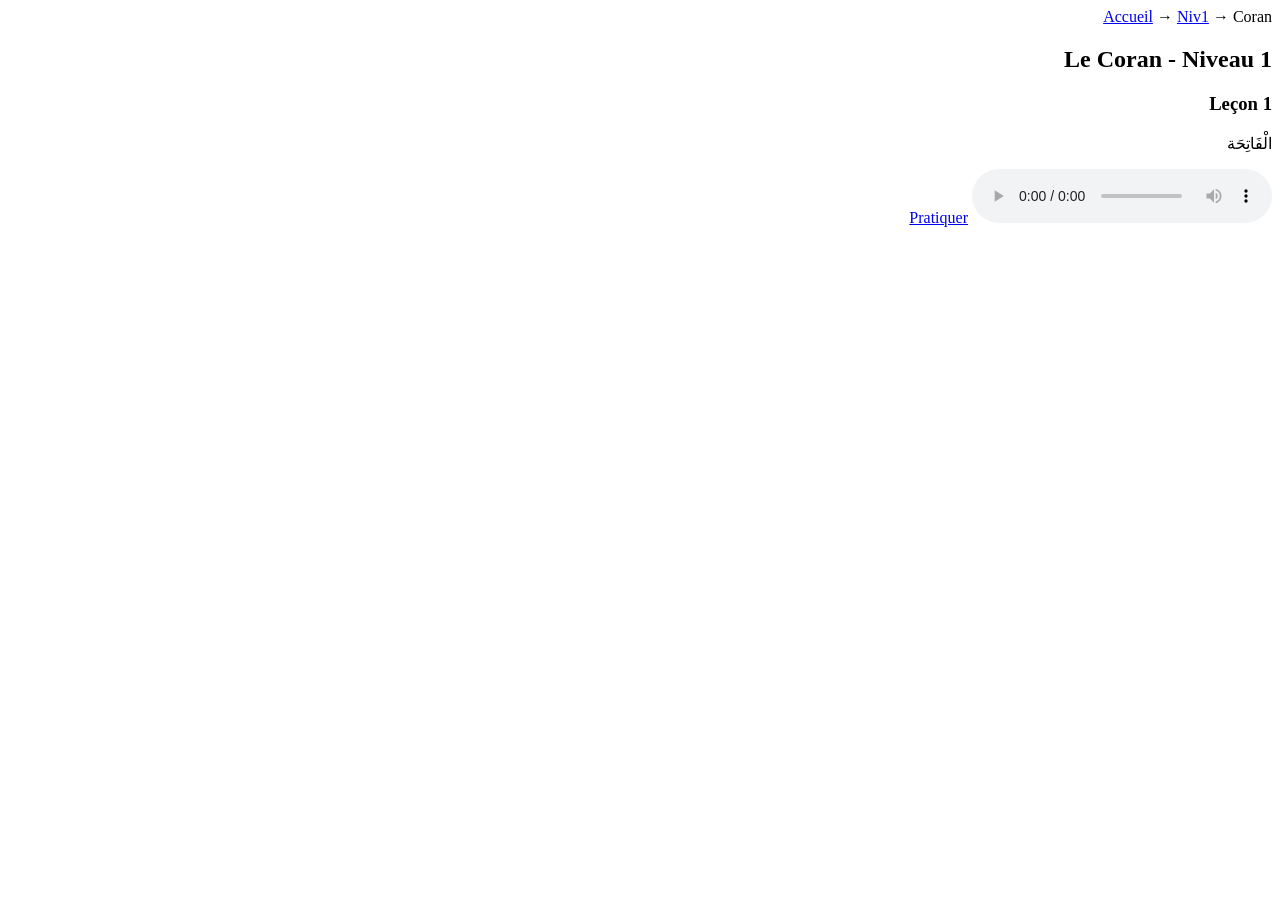
<file: quran1.html>
<!DOCTYPE html>
<html lang="fr" dir="rtl">
<head>
    <meta charset="UTF-8">
    <meta name="viewport" content="width=device-width, initial-scale=1.0">
    <title>Coran Niveau 1 - Institut Arabe</title>
    <link rel="stylesheet" href="style.css">
    <link href="https://fonts.googleapis.com/css2?family=Cairo:wght@300;400;600;700&display=swap" rel="stylesheet">
    <link rel="stylesheet" href="https://cdnjs.cloudflare.com/ajax/libs/font-awesome/6.4.0/css/all.min.css">
</head>
<body>
    <!-- Header + Breadcrumbs -->
    
    <section class="hero-cours">
        <div class="container">
            <div class="breadcrumbs">
                <a href="index.html">Accueil</a> → <a href="niveau1.html">Niv1</a> → <span>Coran</span>
            </div>
            <h1>Le Coran - Niveau 1</h1>
        </div>
    </section>

    <section class="lecons">
        <div class="container">
            <div class="lecons-list">
                <div class="lecon-card">
                    <h3>Leçon 1</h3>
                    <p>الْفَاتِحَة</p>
                    <audio controls>
                        <source src="https://www.soundjay.com/misc/sounds/bell-ringing-05.wav" type="audio/wav">
                    </audio>
                    <a href="#" class="btn">Pratiquer</a>
                </div>
                <!-- + 9 autres leçons -->
            </div>
        </div>
    </section>
</body>
</html>
</file>
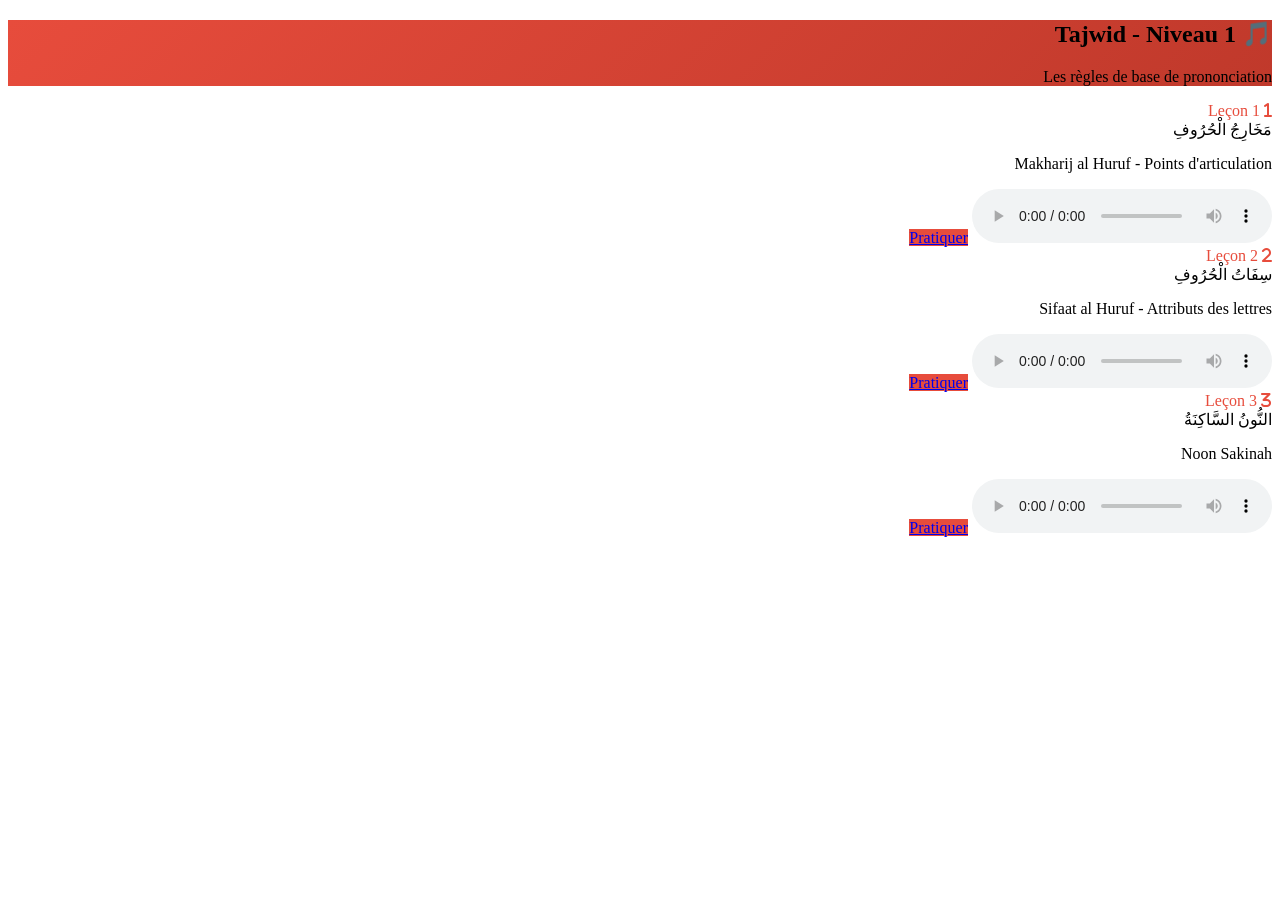
<file: tajwid1.html>
<!DOCTYPE html>
<html lang="fr" dir="rtl">
<head>
<meta charset="UTF-8">
<meta name="viewport" content="width=device-width, initial-scale=1.0">
<title>Tajwid Niveau 1 - Institut Arabe</title>
<link href="https://fonts.googleapis.com/css2?family=Cairo:wght@400;700&display=swap" rel="stylesheet">
<link rel="stylesheet" href="https://cdnjs.cloudflare.com/ajax/libs/font-awesome/6.0.0/css/all.min.css">
<style>/* Copie EXACTEMENT le style de quran1.html mais change couleurs */</style>
</head>
<body>
<!-- Header + Breadcrumbs identiques -->

<section class="hero-cours" style="background:linear-gradient(135deg,#e74c3c,#c0392b);">
<div class="container">
<h1>🎵 Tajwid - Niveau 1</h1>
<p>Les règles de base de prononciation</p>
</div>
</section>

<section class="lecons">
<div class="container">
<div class="lecons-grid">
<div class="lecon-card">
<div class="lecon-title" style="color:#e74c3c;">
<i class="fas fa-1"></i> Leçon 1
</div>
<div class="arabe-text">مَخَارِجُ الْحُرُوفِ</div>
<p>Makharij al Huruf - Points d'articulation</p>
<audio class="audio-player" controls>...</audio>
<a href="#" class="btn" style="background:#e74c3c;">Pratiquer</a>
</div>

<div class="lecon-card">
<div class="lecon-title" style="color:#e74c3c;">
<i class="fas fa-2"></i> Leçon 2
</div>
<div class="arabe-text">سِفَاتُ الْحُرُوفِ</div>
<p>Sifaat al Huruf - Attributs des lettres</p>
<audio class="audio-player" controls>...</audio>
<a href="#" class="btn" style="background:#e74c3c;">Pratiquer</a>
</div>

<div class="lecon-card">
<div class="lecon-title" style="color:#e74c3c;">
<i class="fas fa-3"></i> Leçon 3
</div>
<div class="arabe-text">النُّونُ السَّاكِنَةُ</div>
<p>Noon Sakinah</p>
<audio class="audio-player" controls>...</audio>
<a href="#" class="btn" style="background:#e74c3c;">Pratiquer</a>
</div>
</div>
</div>
</section>
<!-- Footer -->
</body>
</html>
</file>
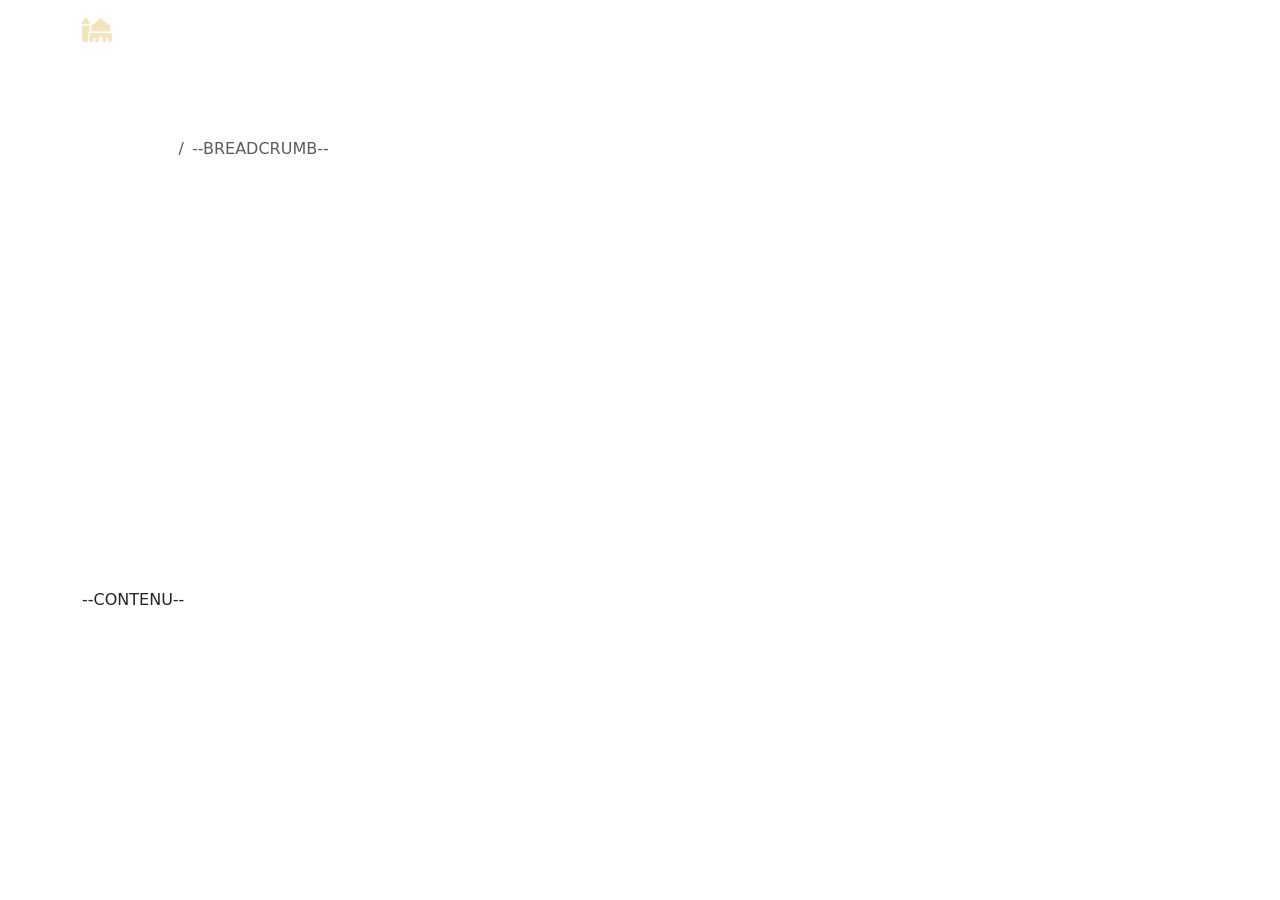
<file: template-page.html>
<!DOCTYPE html>
<html lang="fr">
<head>
    <meta charset="UTF-8">
    <meta name="viewport" content="width=device-width, initial-scale=1.0">
    <title>--TITRE-- - مدرسة القرآن</title>
    <link href="https://cdn.jsdelivr.net/npm/bootstrap@5.3.2/dist/css/bootstrap.min.css" rel="stylesheet">
    <link rel="stylesheet" href="https://cdnjs.cloudflare.com/ajax/libs/font-awesome/6.4.0/css/all.min.css">
    <link href="https://fonts.googleapis.com/css2?family=Cairo:wght@300;400;600;700&family=Poppins:wght@300;400;500;600&display=swap" rel="stylesheet">
    <link href="style.css" rel="stylesheet">
</head>
<body>
    <!-- NAVIGATION -->
    <div id="navbar-container"></div>
    
    <!-- HERO PAGE -->
    <section class="page-hero py-5">
        <div class="container">
            <nav class="breadcrumb-custom">
                <ol class="breadcrumb mb-0">
                    <li class="breadcrumb-item"><a href="index.html">Accueil</a></li>
                    <li class="breadcrumb-item active">--BREADCRUMB--</li>
                </ol>
            </nav>
            <div class="row align-items-center mt-4">
                <div class="col-lg-8">
                    <h1 class="display-4 fw-bold mb-3">--TITRE-ARABE--</h1>
                    <h1 class="display-5 fw-bold mb-4">--TITRE-FR--</h1>
                    <p class="lead mb-0">--SOUS-TITRE--</p>
                </div>
            </div>
        </div>
    </section>
    
    <!-- CONTENU -->
    <main class="container my-5 pb-5">
        --CONTENU--
    </main>
    
    <!-- BOOTSTRAP + JS -->
    <script src="https://cdn.jsdelivr.net/npm/bootstrap@5.3.2/dist/js/bootstrap.bundle.min.js"></script>
    <script src="script.js"></script>
    <script>
        // Charger nav
        fetch('nav.html').then(r=>r.text()).then(html=>document.getElementById('navbar-container').innerHTML=html);
    </script>
</body>
</html>
</file>
<file: style.css>
/* Suite du CSS */
        .italic {
            font-style: italic;
            font-size: 1.1rem;
        }

        /* Login/Register Modals */
        .modal-content {
            border-radius: 20px;
            border: none;
            box-shadow: 0 20px 60px rgba(0,0,0,0.3);
        }

        .modal-header {
            border-bottom: none;
            background: linear-gradient(135deg, var(--primary-gold), var(--primary-green));
            color: white;
            border-radius: 20px 20px 0 0;
        }

        /* Dashboard Styles */
        .sidebar {
            background: linear-gradient(180deg, var(--primary-green), #2E7D32);
            height: 100vh;
            position: fixed;
            width: 280px;
            left: 0;
            top: 0;
            z-index: 1000;
            padding-top: 80px;
        }

        .main-content {
            margin-left: 280px;
            padding-top: 80px;
        }

        .nav-link-dashboard {
            color: rgba(255,255,255,0.8);
            padding: 15px 25px;
            border-radius: 15px;
            margin: 5px 20px;
            transition: all 0.3s ease;
        }

        .nav-link-dashboard:hover, .nav-link-dashboard.active {
            background: rgba(255,255,255,0.2);
            color: white;
            transform: translateX(10px);
        }

        /* Responsive */
        @media (max-width: 992px) {
            .sidebar {
                transform: translateX(-100%);
                transition: transform 0.3s ease;
            }
            .sidebar.show {
                transform: translateX(0);
            }
            .main-content {
                margin-left: 0;
            }
            .mobile-menu-toggle {
                display: block;
            }
        }

        .mobile-menu-toggle {
            display: none;
            position: fixed;
            top: 20px;
            left: 20px;
            z-index: 1001;
            background: var(--primary-gold);
            border: none;
            border-radius: 10px;
            padding: 10px;
            color: white;
        }

        /* Animations */
        @keyframes fadeInUp {
            from {
                opacity: 0;
                transform: translateY(30px);
            }
            to {
                opacity: 1;
                transform: translateY(0);
            }
        }

        .animate-fadeInUp {
            animation: fadeInUp 0.8s ease forwards;
        }

        /* Custom Scrollbar */
        .chat-messages::-webkit-scrollbar {
            width: 6px;
        }

        .chat-messages::-webkit-scrollbar-track {
            background: #f1f1f1;
        }

        .chat-messages::-webkit-scrollbar-thumb {
            background: var(--primary-gold);
            border-radius: 3px;
        }
    </style>
</head>
/* Copiez TOUT le CSS précédent ici + ajoutez : */
body.single-page {
    padding-top: 80px;
}

.page-hero {
    min-height: 60vh;
    background: linear-gradient(135deg, var(--primary-gold), var(--primary-green));
    color: white;
    display: flex;
    align-items: center;
}

.navbar-brand img {
    height: 40px;
}

.breadcrumb-custom {
    background: #f8f9fa;
    padding: 1rem 0;
}
/* AJOUTER À LA FIN DE style.css existant */

/* Page inscription/connexion */
.page-hero {
    background: linear-gradient(135deg, var(--primary-gold), var(--primary-green));
    color: white;
    padding: 120px 0;
    min-height: 60vh;
    display: flex;
    align-items: center;
}

.card-register, .card-login {
    border: none !important;
    border-radius: 25px !important;
    box-shadow: 0 25px 70px rgba(0,0,0,0.18) !important;
    overflow: hidden;
    background: white;
}

.btn-register, .btn-login, .btn-primary-custom {
    background: linear-gradient(45deg, var(--primary-gold), #FAD02C) !important;
    border: none !important;
    border-radius: 50px !important;
    padding: 15px 35px !important;
    font-weight: 700 !important;
    font-size: 1.1rem !important;
    color: white !important;
    box-shadow: 0 10px 30px rgba(212,175,55,0.4) !important;
    transition: all 0.3s ease !important;
}

.btn-register:hover, .btn-login:hover {
    transform: translateY(-3px) !important;
    box-shadow: 0 15px 40px rgba(212,175,55,0.6) !important;
    color: white !important;
}

.form-control, .form-select {
    border-radius: 15px !important;
    border: 2px solid #e9ecef !important;
    padding: 15px 20px !important;
    font-size: 1.1rem !important;
    height: 55px;
}

.form-control:focus, .form-select:focus {
    border-color: var(--primary-gold) !important;
    box-shadow: 0 0 0 0.25rem rgba(212,175,55,0.25) !important;
}

.breadcrumb-custom {
    background: rgba(255,255,255,0.95) !important;
    backdrop-filter: blur(15px) !important;
    padding: 1.5rem !important;
    border-radius: 20px !important;
    margin-bottom: 3rem !important;
}

.breadcrumb-item a {
    color: var(--primary-green) !important;
    text-decoration: none !important;
    font-weight: 600;
}

@keyframes shake {
    0%, 100% { transform: translateX(0); }
    25% { transform: translateX(-8px); }
    75% { transform: translateX(8px); }
}

@keyframes fadeInRight {
    from { opacity: 0; transform: translateX(30px); }
    to { opacity: 1; transform: translateX(0); }
}

.custom-alert {
    animation: fadeInRight 0.4s ease !important;
    z-index: 9999 !important;
    border: none !important;
    border-radius: 15px !important;
}

.login-divider {
    position
</file>
